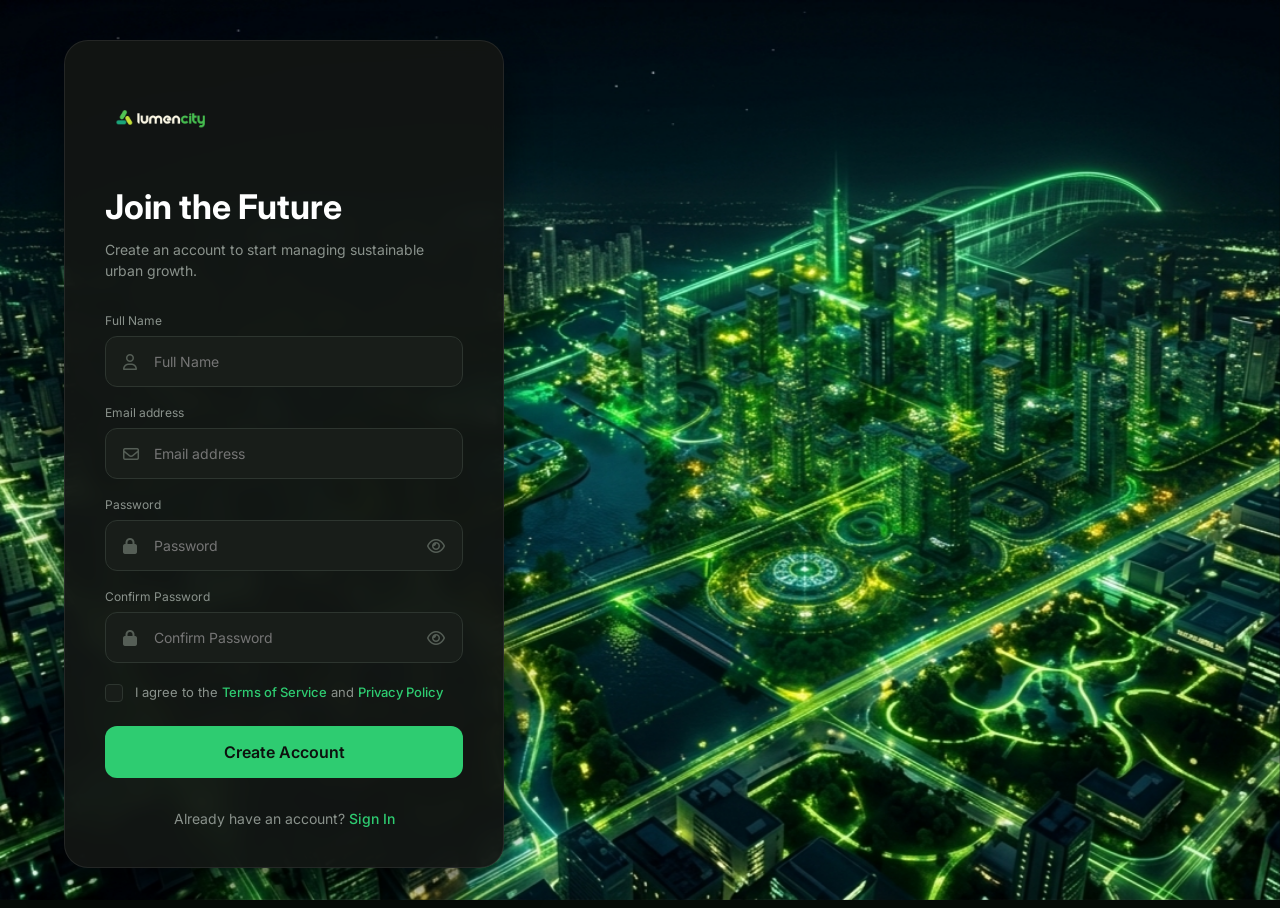
<file: Lumencity/Desktop/cadastro.html>
<!DOCTYPE html>
<html lang="pt-BR">
<head>
    <meta charset="UTF-8">
    <meta name="viewport" content="width=device-width, initial-scale=1.0">
    <title>Lumencity - Join the Future</title>
    <link rel="stylesheet" href="css/cadastro.css">
    <link rel="stylesheet" href="https://cdnjs.cloudflare.com/ajax/libs/font-awesome/6.4.0/css/all.min.css">
</head>
<body>

    <div class="bg-image-container"></div>

    <main class="login-card">
        <div class="brand">
            <img class="lumen" src="images/lumencity.png" alt="Lumencity Logo">
        </div>

        <h1 class="welcome-title">Join the Future</h1>
        <p class="welcome-subtitle">Create an account to start managing sustainable urban growth.</p>

        <form id="registerForm" autocomplete="off">
            <div class="input-group">
                <label for="fullName">Full Name</label>
                <div class="input-wrapper">
                    <i class="fa-regular fa-user input-icon"></i>
                    <input type="text" id="fullName" placeholder="Full Name" required>
                </div>
            </div>

            <div class="input-group">
                <label for="email">Email address</label>
                <div class="input-wrapper">
                    <i class="fa-regular fa-envelope input-icon"></i>
                    <input type="email" id="email" placeholder="Email address" required>
                </div>
            </div>

            <div class="input-group">
                <label for="password">Password</label>
                <div class="input-wrapper">
                    <i class="fa-solid fa-lock input-icon"></i>
                    <input type="password" id="password" placeholder="Password" required>
                    <i class="fa-regular fa-eye toggle-password" id="togglePassword"></i>
                </div>
            </div>

            <div class="input-group">
                <label for="confirmPassword">Confirm Password</label>
                <div class="input-wrapper">
                    <i class="fa-solid fa-lock input-icon"></i>
                    <input type="password" id="confirmPassword" placeholder="Confirm Password" required>
                    <i class="fa-regular fa-eye toggle-password" id="toggleConfirmPassword"></i>
                </div>
            </div>

            <div class="terms-group">
                <label class="checkbox-container">
                    <input type="checkbox" id="terms" required>
                    <span class="checkmark"></span>
                    <span class="terms-text">
                        I agree to the <a href="#" class="accent-link">Terms of Service</a> and <a href="#" class="accent-link">Privacy Policy</a>
                    </span>
                </label>
            </div>

            <button type="submit" class="btn-submit">Create Account</button>
        </form>

        <p class="signup-text">Already have an account? <a href="#" class="signup-link">Sign In</a></p>
    </main>

    <script src="js/cadastro.js"></script>
</body>
</html>
</file>
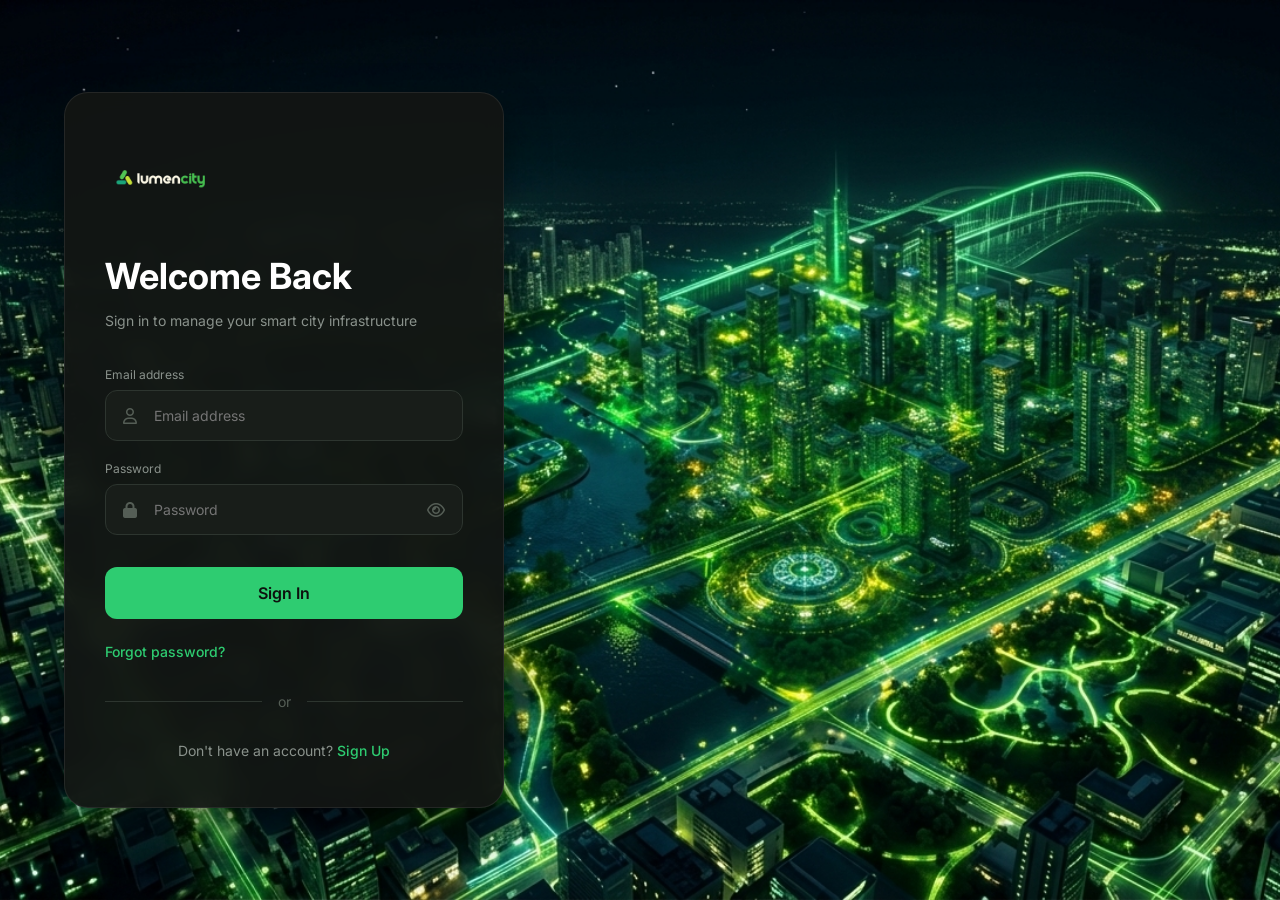
<file: Lumencity/Desktop/login.html>
<!DOCTYPE html>
<html lang="pt-BR">
<head>
    <meta charset="UTF-8">
    <meta name="viewport" content="width=device-width, initial-scale=1.0">
    <title>Lumencity - Welcome Back</title>
    <link rel="stylesheet" href="css/login.css">
    <link rel="stylesheet" href="https://cdnjs.cloudflare.com/ajax/libs/font-awesome/6.4.0/css/all.min.css">
    <link rel="icon" href="images/logo_v1-0.png" type="image/x-icon">
</head>
<body>

    <div class="bg-image-container"></div>

    <main class="login-card">
        <div class="brand">
            <span class="brand-name"><img class="lumen" src="images/lumencity.png" alt="Lumencity Logo"></span>
        </div>

        <h1 class="welcome-title">Welcome Back</h1>
        <p class="welcome-subtitle">Sign in to manage your smart city infrastructure</p>

        <form id="loginForm" autocomplete="off">
            <div class="input-group">
                <label for="email">Email address</label>
                <div class="input-wrapper">
                    <i class="fa-regular fa-user input-icon"></i>
                    <input type="email" id="email" placeholder="Email address" required>
                </div>
            </div>

            <div class="input-group">
                <label for="password">Password</label>
                <div class="input-wrapper">
                    <i class="fa-solid fa-lock input-icon"></i>
                    <input type="password" id="password" placeholder="Password" required>
                    <i class="fa-regular fa-eye toggle-password" id="togglePassword"></i>
                </div>
            </div>

            <button type="submit" class="btn-submit">Sign In</button>
        </form>

        <a href="#" class="forgot-password">Forgot password?</a>

        <div class="divider">
            <span>or</span>
        </div>

        <p class="signup-text">Don't have an account? <a href="cadastro.html" class="signup-link">Sign Up</a></p>
    </main>

    <script src="js/script.js"></script>
</body>
</html>
</file>
<file: Lumencity/Desktop/css/cadastro.css>
/* Reset básico e fontes */
@import url('https://fonts.googleapis.com/css2?family=Inter:wght@300;400;500;600;700&display=swap');

* {
    margin: 0;
    padding: 0;
    box-sizing: border-box;
    font-family: 'Inter', sans-serif;
}

body {
    background-color: #060b07; /* Fundo escuro de segurança */
    min-height: 100vh;
    display: flex;
    align-items: center;
    justify-content: flex-start; /* Alinhamento estrito à esquerda */
    position: relative;
    overflow-y: auto; /* Permite scroll se a tela do usuário for muito pequena na vertical */
}

/* Espaço reservado para a nova imagem de fundo */
.bg-image-container {
    position: fixed; /* fixo para cobrir toda a tela mesmo com scroll */
    top: 0;
    left: 0;
    width: 100%;
    height: 100%;
    /* COLOQUE O CAMINHO DA SUA NOVA IMAGEM DE CADASTRO NA LINHA ABAIXO */
    background-image: url('../images/01.png'); 
    background-size: cover;
    background-position: center;
    background-repeat: no-repeat;
    z-index: 1;
}

/* Card de Cadastro Flutuante */
.login-card {
    position: relative;
    z-index: 2;
    background-color: rgba(18, 22, 19, 0.95); /* Tom fosco escuro idêntico */
    border: 1px solid rgba(255, 255, 255, 0.08);
    border-radius: 24px; /* Bordas arredondadas exatas */
    width: 440px;
    max-width: 90%;
    padding: 40px 40px;
    
    /* Afastamento milimétrico das bordas */
    margin-left: 5%; 
    margin-top: 40px;
    margin-bottom: 40px;
    
    box-shadow: 0 20px 40px rgba(0, 0, 0, 0.6);
    backdrop-filter: blur(10px);
}

/* Logo e Marca */
.brand {
    display: flex;
    align-items: center;
    gap: 8px;
    margin-bottom: 32px;
}

.logo-icon {
    width: 28px;
    height: 28px;
    color: #2ecc71;
}

.brand-name {
    color: #ffffff;
    font-size: 22px;
    font-weight: 600;
    letter-spacing: -0.5px;
}

/* Textos do Cabeçalho */
.welcome-title {
    color: #ffffff;
    font-size: 34px;
    font-weight: 700;
    margin-bottom: 12px;
}

.welcome-subtitle {
    color: #8a928c;
    font-size: 14px;
    font-weight: 400;
    line-height: 1.5;
    margin-bottom: 32px;
}

/* Formulário e Inputs */
.input-group {
    margin-bottom: 18px;
}

.input-group label {
    display: block;
    color: #8a928c;
    font-size: 12px;
    margin-bottom: 8px;
}

.input-wrapper {
    position: relative;
    display: flex;
    align-items: center;
}

.input-wrapper input {
    width: 100%;
    background-color: #181d19;
    border: 1px solid #2d352f;
    border-radius: 12px;
    padding: 16px 16px 16px 48px;
    color: #ffffff;
    font-size: 14px;
    outline: none;
    transition: border-color 0.2s;
}

.input-wrapper input:focus {
    border-color: #2ecc71;
}

/* Ícones internos */
.input-icon {
    position: absolute;
    left: 18px;
    color: #555e56;
    font-size: 16px;
}

.toggle-password {
    position: absolute;
    right: 18px;
    color: #555e56;
    cursor: pointer;
    font-size: 16px;
    transition: color 0.2s;
}

.toggle-password:hover {
    color: #ffffff;
}

/* Customização Estilizada do Checkbox (Termos) */
.terms-group {
    margin-top: 20px;
    margin-bottom: 24px;
}

.checkbox-container {
    display: flex;
    align-items: flex-start;
    position: relative;
    cursor: pointer;
    user-select: none;
    gap: 12px;
}

.checkbox-container input {
    position: absolute;
    opacity: 0;
    cursor: pointer;
    height: 0;
    width: 0;
}

.checkmark {
    height: 18px;
    width: 18px;
    background-color: #181d19;
    border: 1px solid #2d352f;
    border-radius: 4px;
    flex-shrink: 0;
    position: relative;
    margin-top: 1px;
    transition: background-color 0.2s, border-color 0.2s;
}

.checkbox-container:hover input ~ .checkmark {
    border-color: #2ecc71;
}

.checkbox-container input:checked ~ .checkmark {
    background-color: #2ecc71;
    border-color: #2ecc71;
}

.checkmark:after {
    content: "";
    position: absolute;
    display: none;
    left: 5px;
    top: 2px;
    width: 4px;
    height: 8px;
    border: solid #0d110e;
    border-width: 0 2px 2px 0;
    transform: rotate(45deg);
}

.checkbox-container input:checked ~ .checkmark:after {
    display: block;
}

.terms-text {
    color: #8a928c;
    font-size: 13px;
    line-height: 1.4;
}

.accent-link {
    color: #2ecc71;
    text-decoration: none;
    font-weight: 500;
}

.accent-link:hover {
    text-decoration: underline;
}

/* Botão Create Account */
.btn-submit {
    width: 100%;
    background-color: #2ecc71;
    color: #0d110e;
    border: none;
    border-radius: 12px;
    padding: 16px;
    font-size: 16px;
    font-weight: 600;
    cursor: pointer;
    transition: background-color 0.2s, transform 0.1s;
}

.btn-submit:hover {
    background-color: #27ae60;
}

.btn-submit:active {
    transform: scale(0.99);
}

/* Link Inferior centralizado */
.signup-text {
    color: #8a928c;
    font-size: 14px;
    text-align: center;
    margin-top: 32px;
}

.signup-link {
    color: #2ecc71;
    text-decoration: none;
    font-weight: 500;
    transition: color 0.2s;
}

.signup-link:hover {
    color: #27ae60;
}

/* Responsividade Mobile */
@media (max-width: 480px) {
    .login-card {
        margin: 20px auto;
        padding: 32px 20px;
        width: 95%;
    }
}

.lumen{

    width:110px;

    height:auto;

    display:block;
}
</file>
<file: Lumencity/Desktop/css/login.css>
/* Reset básico e fontes */
@import url('https://fonts.googleapis.com/css2?family=Inter:wght@300;400;500;600;700&display=swap');

* {
    margin: 0;
    padding: 0;
    box-sizing: border-box;
    font-family: 'Inter', sans-serif;
    scroll-behavior: smooth;
}

body {
    background-color: #060b07; /* Cor de fundo escura caso a imagem falhe */
    min-height: 100vh;
    display: flex;
    align-items: center;
    justify-content: flex-start; /* Alinha o card à esquerda */
    position: relative;
    overflow: hidden;
}

/* Espaço reservado para a sua imagem de fundo */
.bg-image-container {
    position: absolute;
    top: 0;
    left: 0;
    width: 100%;
    height: 100%;
    /* COLOQUE O CAMINHO DA SUA IMAGEM NA LINHA ABAIXO */
    background-image: url('../images/01.png'); 
    background-size: cover;
    background-position: center;
    background-repeat: no-repeat;
    z-index: 1; /* Fica atrás do formulário */
}

.lumen{

    width:110px;

    height:auto;

    display:block;
}


/* Card de Login Flutuante */
.login-card {
    position: relative;
    z-index: 2; /* Garante que fica acima da imagem */
    background-color: rgba(18, 22, 19, 0.95); /* Tom grafite bem escuro e fosco */
    border: 1px solid rgba(255, 255, 255, 0.08);
    border-radius: 24px; /* Bordas bem arredondadas idênticas à imagem */
    width: 440px;
    max-width: 90%;
    padding: 48px 40px;
    
    /* Margens e afastamentos da lateral esquerda, topo e base */
    margin-left: 5%; 
    margin-top: 40px;
    margin-bottom: 40px;
    
    box-shadow: 0 20px 40px rgba(0, 0, 0, 0.5);
    backdrop-filter: blur(10px); /* Leve efeito de vidro */
}

/* Logo e Marca */
.brand {
    display: flex;
    align-items: center;
    gap: 8px;
    margin-bottom: 40px;
}

.logo-icon {
    width: 28px;
    height: 28px;
    color: #2ecc71; /* Verde característico */
}

.brand-name {
    color: #ffffff;
    font-size: 22px;
    font-weight: 600;
    letter-spacing: -0.5px;
}

/* Textos de Boas-vindas */
.welcome-title {
    color: #ffffff;
    font-size: 36px;
    font-weight: 700;
    margin-bottom: 12px;
}

.welcome-subtitle {
    color: #8a928c;
    font-size: 14px;
    font-weight: 400;
    line-height: 1.5;
    margin-bottom: 36px;
}

/* Formulário e Inputs */
.input-group {
    margin-bottom: 20px;
}

.input-group label {
    display: block;
    color: #8a928c;
    font-size: 12px;
    margin-bottom: 8px;
}

.input-wrapper {
    position: relative;
    display: flex;
    align-items: center;
}

.input-wrapper input {
    width: 100%;
    background-color: #181d19;
    border: 1px solid #2d352f;
    border-radius: 12px;
    padding: 16px 16px 16px 48px; /* Espaço para o ícone esquerdo */
    color: #ffffff;
    font-size: 14px;
    outline: none;
    transition: border-color 0.2s;
}

.input-wrapper input:focus {
    border-color: #2ecc71;
}

/* Ícones internos dos inputs */
.input-icon {
    position: absolute;
    left: 18px;
    color: #555e56;
    font-size: 16px;
}

.toggle-password {
    position: absolute;
    right: 18px;
    color: #555e56;
    cursor: pointer;
    font-size: 16px;
    transition: color 0.2s;
}

.toggle-password:hover {
    color: #ffffff;
}

/* Botão Sign In */
.btn-submit {
    width: 100%;
    background-color: #2ecc71; /* Verde vibrante do botão */
    color: #0d110e;
    border: none;
    border-radius: 12px;
    padding: 16px;
    font-size: 16px;
    font-weight: 600;
    cursor: pointer;
    margin-top: 12px;
    transition: background-color 0.2s, transform 0.1s;
}

.btn-submit:hover {
    background-color: #27ae60;
}

.btn-submit:active {
    transform: scale(0.99);
}

/* Link Esqueci a Senha */
.forgot-password {
    display: inline-block;
    color: #2ecc71;
    font-size: 14px;
    font-weight: 500;
    text-decoration: none;
    margin-top: 24px;
    transition: color 0.2s;
}

.forgot-password:hover {
    color: #27ae60;
}

/* Divisor "or" */
.divider {
    display: flex;
    align-items: center;
    text-align: center;
    margin: 32px 0;
}

.divider::before, .divider::after {
    content: '';
    flex: 1;
    border-bottom: 1px solid #2d352f;
}

.divider span {
    padding: 0 16px;
    color: #555e56;
    font-size: 14px;
}

/* Links do Rodapé */
.signup-text {
    color: #8a928c;
    font-size: 14px;
    text-align: center;
}

.signup-link {
    color: #2ecc71;
    text-decoration: none;
    font-weight: 500;
    transition: color 0.2s;
}

.signup-link:hover {
    color: #27ae60;
}

/* Responsividade Básica para Telas Pequenas (Mobile) */
@media (max-width: 480px) {
    .login-card {
        margin: 20px auto;
        padding: 32px 24px;
        width: 95%;
    }
}
</file>
